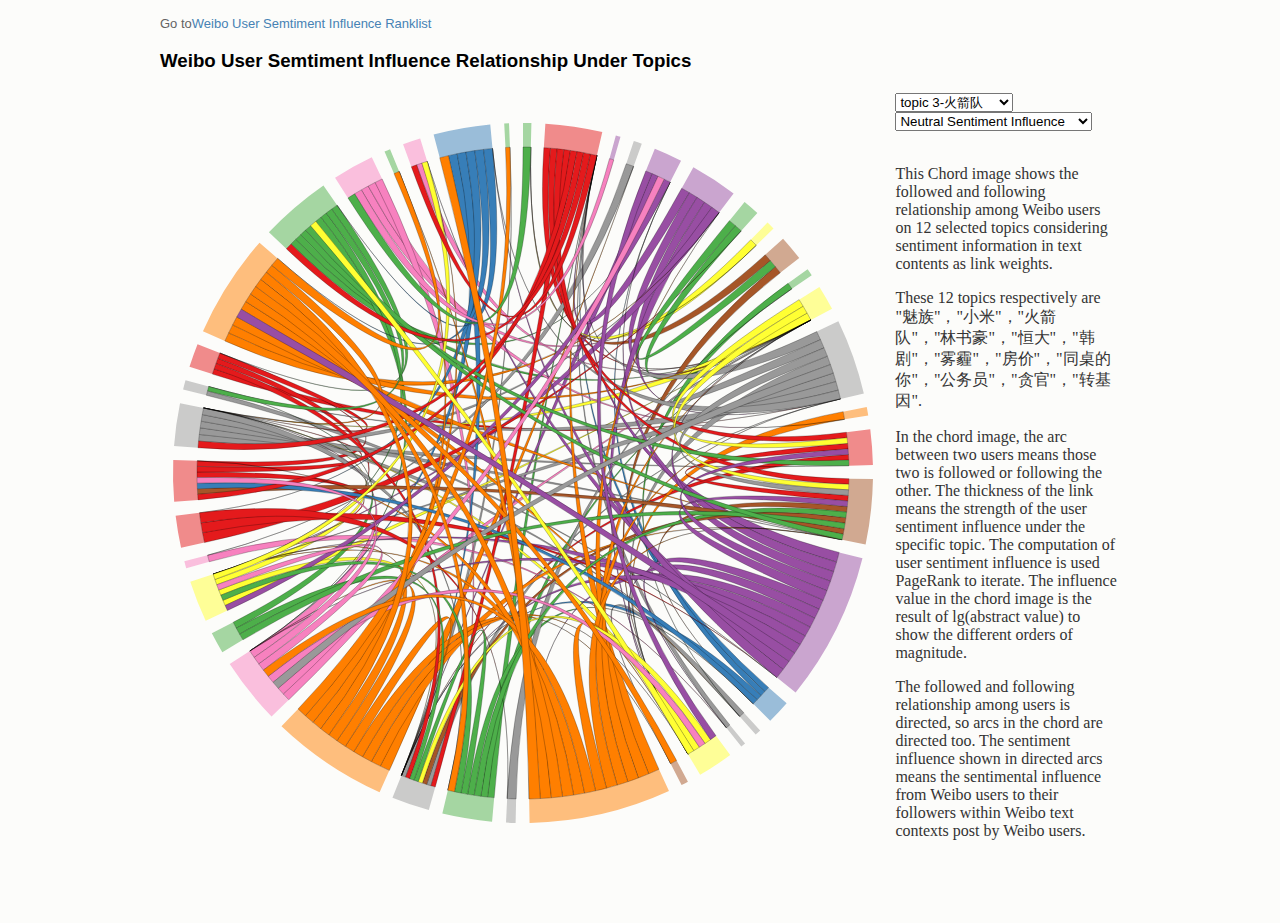
<file: CollabEngVer/index.html>
<!DOCTYPE html>
<html class="ocks-org do-not-copy">
<meta charset="utf-8">
<title>WeiboRank</title>
<body>
<style>

@import url(style.css);

#circle circle {
  fill: none;
  pointer-events: all;
}

.group path {
  fill-opacity: .5;
}

path.chord {
  stroke: #000;
  stroke-width: .25px;
}

#circle:hover path.fade {
  display: none;
}

</style>

<header>
    <p>Go to<a href="../ranklistEngVer">Weibo User Semtiment Influence Ranklist</a></p>
</header>

<h3>Weibo User Semtiment Influence Relationship Under Topics</h3>

<script src="js/jquery-1.12.3.min.js" type="text/javascript"></script>
<script src="d3.v3.min.js" charset="utf-8"></script>
<script src="queue.v1.min.js"></script>

<script>
  var layout;
  var svg;
  var arc;
  var radialHeight = 24;
  var path;
  var drawnOne = false;

  function redraw() {
      var topic = jQuery("#topic").val();
      var senti= jQuery("#senti").val();
    console.log(topic);
    console.log(senti);
    var width = 720,
            height = 720,
            outerRadius = Math.min(width, height) / 2 - 10,
            innerRadius = outerRadius - radialHeight;


    arc = d3.svg.arc()
            .innerRadius(innerRadius)
            .outerRadius(outerRadius);

    layout = d3.layout.chord()
            .padding(.04)
            .sortSubgroups(d3.descending)
            .sortChords(d3.ascending);

    path = d3.svg.chord()
            .radius(innerRadius);

    svg = d3.select("body").select("table").select("td").select("div").append("svg")
            .attr("width", width)
            .attr("height", height)
            .append("g")
            .attr("id", "circle")
            .attr("transform", "translate(" + width / 2 + "," + height / 2 + ")");

    svg.append("circle")
            .attr("r", outerRadius);

    queue()
            .defer(d3.csv, "graphs/"+topic+senti+"CLR.csv")
            .defer(d3.json, "graphs/"+topic+senti+"matrix.json")
            .await(ready);
  }

function ready(error, users, matrix) {
  if (error) throw error;
  if (drawnOne){
      d3.select("svg").remove();
  }
  // Compute the chord layout.
  layout.matrix(matrix);

  // Add a group per neighborhood.
  var group = svg.selectAll(".group")
      .data(layout.groups)
    .enter().append("g")
      .attr("class", "group")
      .on("mouseover", mouseover);

  // Add a mouseover title.
  group.append("title").text(function(d, i) {
    return users[i].name + "'s influence to followers is: " + d.value;
  });

  // Add the group arc.
  var groupPath = group.append("path")
      .attr("id", function(d, i) { return "group" + i; })
      .attr("d", arc)
      .style("fill", function(d, i) { return users[i].color; });

  // Add a text label.
  var groupText = group.append("text")
      .attr("x", 6)
      .attr("dy", 15);

  groupText.append("textPath")
      .attr("xlink:href", function(d, i) { return "#group" + i; })
//      .text(function(d, i) { return users[i].name; }); //username is not completed shown

  // Remove the labels that don't fit. :(
  groupText.filter(function(d, i) { return groupPath[0][i].getTotalLength() / 2 - 16 < this.getComputedTextLength(); })
      .remove();

  // Add the chords.
  var chord = svg.selectAll(".chord")
      .data(layout.chords)
    .enter().append("path")
      .attr("class", "chord")
      .style("fill", function(d) { return users[d.source.index].color; })
      .attr("d", path);

  // Add an elaborate mouseover title for each chord.
  chord.append("title").text(function(d) {
    return users[d.source.index].name
        + " → " + users[d.target.index].name
        + ": " + d.source.value
        + "\n" + users[d.target.index].name
        + " → " + users[d.source.index].name
        + ": " + d.target.value;
  });

  function mouseover(d, i) {
    chord.classed("fade", function(p) {
      return p.source.index != i
          && p.target.index != i;
    });
  }
    drawnOne = true;
}
window.onload=redraw;
</script>




<div class="col-sm-12 col-md-12 col-lg-12">
<div class="table">
  <table class="table-sm">
    <tr>
      <td>
	<div class="col-sm-6 col-md-6 col-lg-6">
	</div>
      </td>
      <td>
	&nbsp;
	&nbsp;
	&nbsp;
	&nbsp;
	&nbsp;
	&nbsp;
      </td>
      <td valign="center">
	<div class="col-sm-6 col-md-6 col-lg-6">
      <select id="topic" name="topic" onChange="redraw()">
                <option value="PR1">topic 1-魅族</option>
                <option value="PR2">topic 2-小米</option>
                <option selected value="PR3">topic 3-火箭队</option>
                <option value="PR4">topic 4-林书豪</option>
                <option value="PR5">topic 5-恒大</option>
                <option value="PR6">topic 6-韩剧</option>
                <option value="PR7">topic 7-雾霾</option>
                <option value="PR8">topic 8-房价</option>
                <option value="PR9">topic 9-同桌的你</option>
                <option value="PR10">topic 10-公务员</option>
                <option value="PR11">topic 11-贪官</option>
                <option value="PR12">topic 12-转基因</option>
      </select>

      <select id="senti" name="senti" onChange="redraw()">
                <option value="Pos">Positive Sentiment Influence</option>
                <option value="Neg">Negative Sentiment Influence</option>
                <option selected value="Neut">Neutral Sentiment Influence</option>
      </select>
  <br />
  <br />
  <p>
    This Chord image shows the followed and following relationship among Weibo users on 12 selected topics considering sentiment information in text contents as link weights.
  </p>
  <p>
    These 12 topics respectively are "魅族"，"小米"，"火箭队"，"林书豪"，"恒大"，"韩剧"，"雾霾"，"房价"，"同桌的你"，"公务员"，"贪官"，"转基因".
  </p>
  <p>
    In the chord image, the arc between two users means those two is followed or following the other. The thickness of the link means the strength of the user sentiment influence under the specific topic.
    The computation of user sentiment influence is used PageRank to iterate. The influence value in the chord image is the result of lg(abstract value) to show the different orders of magnitude.
  </p>
  <p>
    The followed and following relationship among users is directed, so arcs in the chord are directed too.
    The sentiment influence shown in directed arcs means the sentimental influence from Weibo users to their followers within Weibo text contexts post by Weibo users.
  </p>
  </div>
      </td>
  </tr>
</table>
</div>
</div>
</body>
</html>
</file>
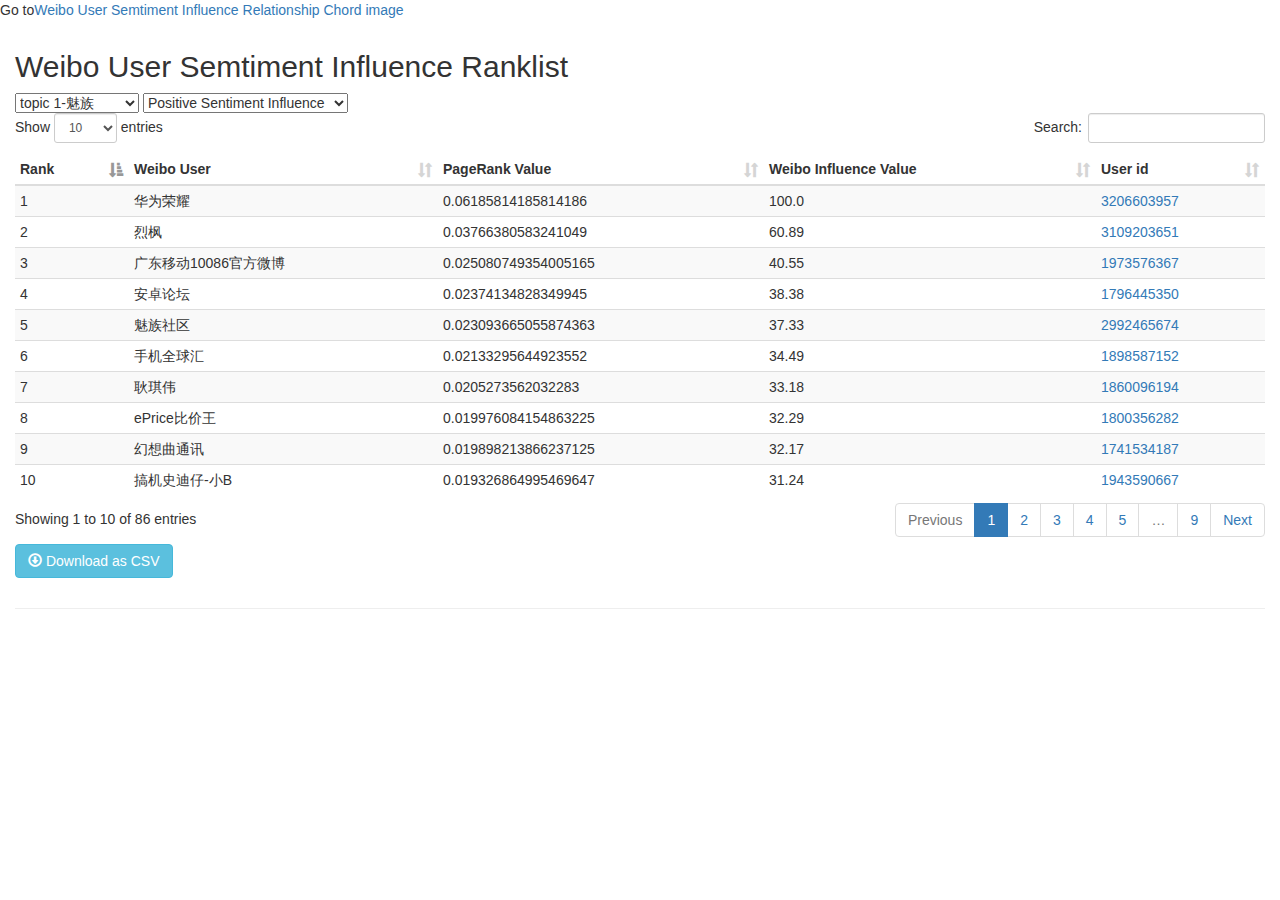
<file: ranklistEngVer/index.html>
<!DOCTYPE html>
<html lang="zh">
  <head>
    <meta charset="utf-8">
    <meta http-equiv="X-UA-Compatible" content="IE=edge">
    <meta name="viewport" content="width=device-width, initial-scale=1">
    <!-- The above 3 meta tags *must* come first in the head; any other head content must come *after* these tags -->
    <title>WeiboRanklist</title>
     <p>Go to<a href="../CollabEngVer">Weibo User Semtiment Influence Relationship Chord image</a></p>

    <!-- Bootstrap core CSS -->
    <link href="css/bootstrap.min.css" rel="stylesheet">
    <link href="css/dataTables.bootstrap.css" rel="stylesheet">

    <!-- HTML5 shim and Respond.js for IE8 support of HTML5 elements and media queries -->
    <!--[if lt IE 9]>
      <script type="text/javascript" src="https://oss.maxcdn.com/html5shiv/3.7.2/html5shiv.min.js"></script>
      <script type="text/javascript" src="https://oss.maxcdn.com/respond/1.4.2/respond.min.js"></script>
    <![endif]-->
  </head>

  <body>
    <div class="container-fluid">

      <h2>Weibo User Semtiment Influence Ranklist</h2>
        <select id="topic" name="topic" onChange="CsvToHtmlTable.init(),format_link()">
                <option value="PR1">topic 1-魅族</option>
                <option value="PR2">topic 2-小米</option>
                <option value="PR3">topic 3-火箭队</option>
                <option value="PR4">topic 4-林书豪</option>
                <option value="PR5">topic 5-恒大</option>
                <option value="PR6">topic 6-韩剧</option>
                <option value="PR7">topic 7-雾霾</option>
                <option value="PR8">topic 8-房价</option>
                <option value="PR9">topic 9-同桌的你</option>
                <option value="PR10">topic 10-公务员</option>
                <option value="PR11">topic 11-贪官</option>
                <option value="PR12">topic 12-转基因</option>
      </select>

      <select id="senti" name="senti" onChange="CsvToHtmlTable.init(),format_link()">
                <option value="Pos">Positive Sentiment Influence</option>
                <option value="Neg">Negative Sentiment Influence</option>
                <option value="Neut">Neutral Sentiment Influence</option>
      </select>

      <div id='table-container'></div>

    </div>

    <footer class='footer'>
      <div class='container-fluid'>
        <hr />
      </div>
    </footer>

    <!-- Bootstrap core JavaScript-->
    <script type="text/javascript" src="js/jquery.min.js"></script>
    <script type="text/javascript" src="js/bootstrap-3.3.4.min.js"></script>
    <script type="text/javascript" src="js/jquery.csv.min.js"></script>
    <script type="text/javascript" src="js/jquery.dataTables.min.js"></script>
    <script type="text/javascript" src="js/dataTables.bootstrap.js"></script>
    <script type="text/javascript" src="js/csv_to_html_table.js"></script>


    <script type="text/javascript">
      function format_link(link){
        if (link)
//          return "<a href='" + link + "' target='_blank'>" + link + "</a>";
        return "<a href='http://weibo.com/u/" + link + "' target='_blank'>" + link + "</a>";

        else
          return "";
      }

      CsvToHtmlTable.init({
        element: 'table-container', 
        allow_download: true,
        csv_options: {separator: ',', delimiter: '"'},
        datatables_options: {"paging": true},
//        datatables_options: {"paging": true,"language": {"url": "js/Chinese.json"}}, //language setting
//        custom_formatting: [[4, format_link]] //generate hyperlink at column no.5 (when index = 4)
      });
    </script>
  </body>
</html>
</file>
